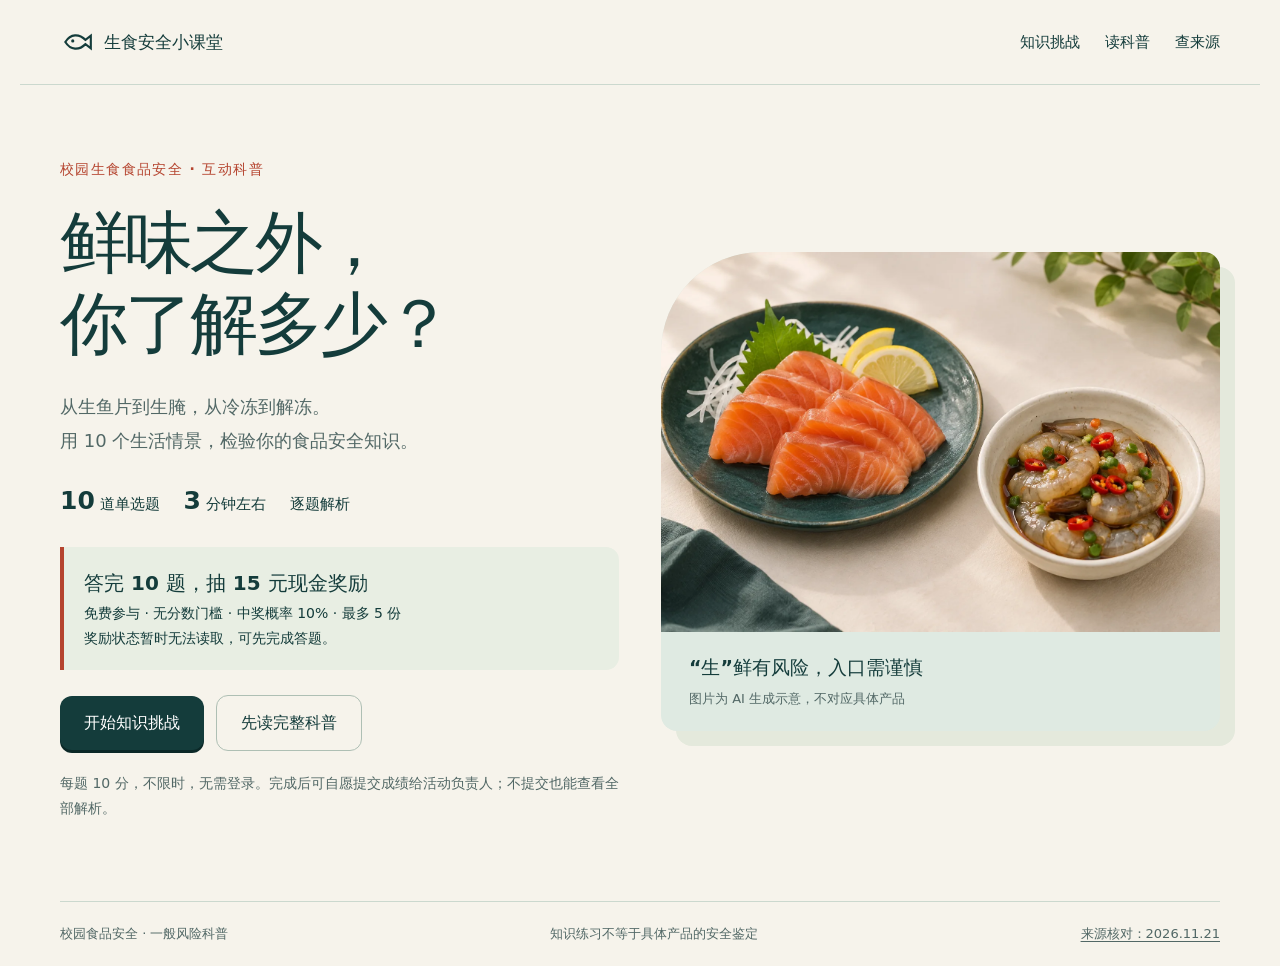
<file: index.html>
<!doctype html><html lang="zh-CN"><head><meta charset="utf-8"><meta name="viewport" content="width=device-width,initial-scale=1"><meta name="theme-color" content="#143c3b"><meta name="description" content="校园生食食品安全科普：10道情景选择题，即时解析与官方来源。了解生鱼片、生腌、冷冻、保存与生熟分开。"><title>生食安全知识挑战｜10道题，让下一餐更稳妥</title><link rel="icon" href="assets/favicon.svg" type="image/svg+xml"><link rel="stylesheet" href="style.css"><link rel="stylesheet" href="collection.css"><link rel="stylesheet" href="raffle.css"></head><body><header class="nav"><a class="brand" href="./"><svg viewBox="0 0 32 32" aria-hidden="true"><path d="M5 16c5-8 13-8 19-2l5-4v12l-5-4C18 24 10 24 5 16Z" fill="none" stroke="currentColor" stroke-width="2"/><circle cx="12" cy="15" r="1.5" fill="currentColor"/></svg><span>生食安全小课堂</span></a><nav aria-label="主导航"><a href="./">知识挑战</a><a href="article.html">读科普</a><a href="article.html#sources">查来源</a></nav></header><main id="main"><section id="welcome" class="welcome"><div class="hero-copy"><p class="eyebrow">校园生食食品安全 · 互动科普</p><h1>鲜味之外，<br>你了解多少？</h1><p class="lead">从生鱼片到生腌，从冷冻到解冻。<br>用 10 个生活情景，检验你的食品安全知识。</p><div class="specs"><span><b>10</b> 道单选题</span><span><b>3</b> 分钟左右</span><span>逐题解析</span></div><div class="raffle-teaser"><strong>答完 10 题，抽 15 元现金奖励</strong><p>免费参与 · 无分数门槛 · 中奖概率 10% · 最多 5 份</p><p id="raffle-availability" role="status">正在读取奖励状态……</p><button id="recover-raffle" type="button" class="text-button" hidden>查看我的抽奖结果</button></div><div class="actions"><button id="start" class="primary">开始知识挑战</button><a class="secondary" href="article.html">先读完整科普</a></div><p class="quiet">每题 10 分，不限时，无需登录。完成后可自愿提交成绩给活动负责人；不提交也能查看全部解析。</p></div><figure class="hero-photo"><img src="assets/raw-food.webp" alt="生鱼片与生腌虾的情景示意图" width="1536" height="1024"><figcaption><b>“生”鲜有风险，入口需谨慎</b><span>图片为 AI 生成示意，不对应具体产品</span></figcaption></figure></section><section id="play" class="play" hidden aria-labelledby="question"><div class="quiz-top"><span id="position"></span><span id="topic" class="pill"></span></div><div id="progress" class="progress" role="progressbar" aria-label="答题进度" aria-valuemin="0" aria-valuemax="10" aria-valuenow="0"><span id="progress-fill"></span></div><div class="question-box"><p class="eyebrow">生活情景 · 单项选择</p><h1 id="question" tabindex="-1"></h1><div id="options" class="options" role="group" aria-labelledby="question"></div><div class="submit-row"><button id="submit" class="primary" disabled>确认答案</button><span id="selection-hint" class="quiet">请选择一个答案</span></div><div id="feedback" class="feedback" hidden role="status" aria-live="polite"></div><button id="next" class="primary next" hidden>下一题</button></div><p class="quiet quiz-note">答错也有收获：看懂解析，再继续下一题。</p></section><section id="result" class="result" hidden aria-labelledby="result-title"><div class="result-intro"><p class="eyebrow">本轮挑战完成</p><div class="score"><strong id="score-number"></strong><span>/ 100 分</span></div><h1 id="result-title" tabindex="-1"></h1><p id="result-description" class="lead"></p><div class="actions"><button class="primary" id="restart">再挑战一次</button><a class="secondary" href="article.html">回顾完整科普</a><button class="text-button" id="copy-link">复制测验链接</button></div><p id="copy-status" class="quiet" role="status"></p><p class="quiet">成绩仅代表本轮知识练习，不是健康诊断或食品安全认证。</p></div><section class="collection" aria-labelledby="collection-title"><p class="eyebrow">让科普留下真实反馈</p><h2 id="collection-title">自愿提交本轮成绩</h2><p>成绩仅供活动负责人了解知识掌握情况、改进科普内容，不会公开个人作答明细。</p><form id="score-form"><label class="field" for="nickname">昵称或自编代号（可不填）<input id="nickname" name="nickname" maxlength="32" autocomplete="off" placeholder="例如：小鱼 07，请勿填写学号或手机号"></label><details class="privacy"><summary>提交会收集什么？</summary><p>将保存随机生成的匿名编号、昵称（如填写）、10 题答案、总分、题目版本、云端提交时间和本轮回执。匿名编号保存在当前浏览器，用于辅助识别重复练习；清除浏览器数据或换设备会改变编号。页面不主动采集姓名、学号、手机号或定位。</p><p>记录保存在在线成绩服务中，仅持管理口令的活动负责人可查看和导出，保留至负责人删除。可提供本轮回执向负责人申请删除。网络托管服务可能按其规则处理必要的连接日志。</p><p>这是可重复、可查解析的知识练习。提交次数和匿名编号数均不能直接当作实际参与人数，也不代表严格的前后测效果。</p></details><label class="consent"><input id="consent" type="checkbox"><span>我已了解收集内容，同意将本轮成绩提交给活动负责人用于此次科普活动。</span></label><button id="save-score" class="primary" type="submit">提交本轮成绩</button><p id="save-status" class="save-status" role="status" aria-live="polite">尚未提交。</p></form></section><section id="raffle-panel" class="raffle-panel" aria-labelledby="raffle-title"><p class="eyebrow">完成知识挑战 · 免费参与</p><h2 id="raffle-title">答完了，免费抽一次</h2><div class="reward-line"><strong>15</strong><span>元现金奖励 / 份 · 共 5 份</span></div><p id="raffle-stock" class="quiet" role="status">正在读取奖励状态……</p><details class="raffle-rules"><summary>抽奖规则与领奖说明</summary><ol><li>完成全部 10 题并自愿保存成绩后，可免费抽一次；不设分数门槛，无需购买或付费。</li><li>奖品未抽完且活动开放时，每次有效抽取的中奖概率为 <b>10%</b>。每次独立随机，不保证每 10 次一定产生 1 名中奖者。</li><li>每份奖励为人民币 <b>15 元</b>，累计最多抽出 <b>5 个中奖名额</b>，最高总额 <b>75 元</b>。名额抽完后结束，仍可继续练习。</li><li><strong>每人仅限参与一次。发现重复参与的，取消中奖资格、不发放奖励。</strong>同一昵称或同一浏览器不重复抽取；取消资格的名额不补抽。</li><li>中奖后截图保存领奖码，向分享本活动的负责人出示，由负责人核验后发放。网页只记录结果和发放状态，不自动转账。</li><li>抽奖会另外保存昵称或代号、随机匿名编号、成绩回执、抽奖结果、领奖码（中奖时）、抽奖时间及核验发放状态，仅活动负责人可管理明细。抽奖记录与成绩分开保存，删除成绩不会重置抽奖次数。</li></ol></details><form id="raffle-form"><label class="field" for="raffle-nickname">抽奖昵称或代号（2–32 字，方便你领奖时核对）<input id="raffle-nickname" maxlength="32" minlength="2" required autocomplete="off" placeholder="例如：校园小鱼07，请勿填写手机号或学号"></label><label class="consent"><input id="raffle-consent" type="checkbox"><span>我确认本人仅参与一次，已阅读上述规则，同意保存抽奖及核验记录；重复参与不发放奖励。</span></label><button class="primary" id="draw-raffle" type="submit" disabled>免费抽一次</button></form><p id="raffle-message" class="save-status" role="status" aria-live="polite">完成并保存本轮成绩后，即可免费参与。</p><div id="raffle-result" class="raffle-outcome" role="status" hidden></div><button id="refresh-raffle" class="text-button" type="button">刷新奖励状态</button></section><h2>逐题回顾</h2><div id="review"></div></section><noscript><p class="notice">请启用浏览器 JavaScript 后进行答题，或直接<a href="article.html">阅读完整科普</a>。</p></noscript></main><dialog id="raffle-dialog" class="raffle-dialog"><h2>我的抽奖结果</h2><div id="raffle-history"></div><div class="actions"><button id="close-raffle-dialog" class="secondary" type="button">关闭</button></div></dialog><footer class="footer"><span>校园食品安全 · 一般风险科普</span><span>知识练习不等于具体产品的安全鉴定</span><a href="article.html#sources">来源核对：2026.11.21</a></footer><script src="content.js"></script><script src="score-config.js"></script><script src="app.js"></script><script src="raffle.js"></script></body></html>
</file>
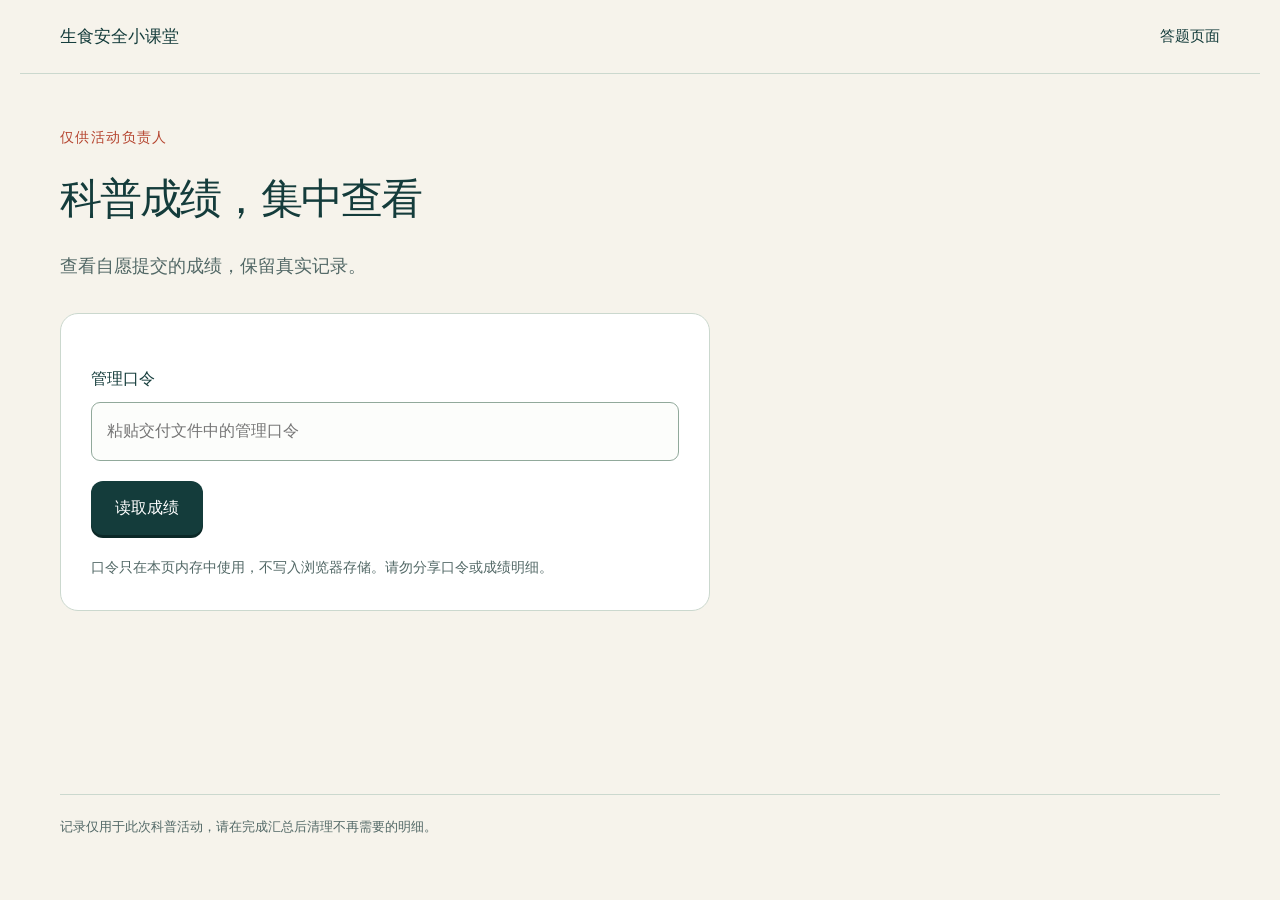
<file: admin.html>
<!doctype html><html lang="zh-CN"><head><meta charset="utf-8"><meta name="viewport" content="width=device-width,initial-scale=1"><meta name="robots" content="noindex,nofollow"><title>科普成绩管理｜活动负责人</title><link rel="icon" href="assets/favicon.svg"><link rel="stylesheet" href="style.css"><link rel="stylesheet" href="collection.css"><link rel="stylesheet" href="raffle.css"></head><body><header class="nav"><a class="brand" href="./">生食安全小课堂</a><nav><a href="./">答题页面</a><button class="text-button" id="logout" hidden>退出管理</button></nav></header><main class="admin-main"><p class="eyebrow">仅供活动负责人</p><h1>科普成绩，集中查看</h1><p class="lead">查看自愿提交的成绩，保留真实记录。</p><form id="login-form" class="collection"><label class="field" for="admin-key">管理口令<input id="admin-key" type="password" autocomplete="off" required placeholder="粘贴交付文件中的管理口令"></label><button class="primary" id="load-records" type="submit">读取成绩</button><p class="quiet">口令只在本页内存中使用，不写入浏览器存储。请勿分享口令或成绩明细。</p></form><p id="admin-status" class="save-status" role="status" aria-live="polite"></p><section id="dashboard" hidden><section class="raffle-admin" aria-labelledby="raffle-admin-title"><p class="eyebrow">现金奖励 · 总预算上限 75 元</p><h2 id="raffle-admin-title">中奖与发放管理</h2><p id="raffle-admin-status" class="save-status" role="status">正在读取抽奖状态……</p><div class="stat-grid"><div><strong id="raffle-awarded">—</strong><span>已抽出名额</span></div><div><strong id="raffle-paid">—</strong><span>已登记发放份数</span></div><div><strong id="raffle-budget">—</strong><span>已登记金额 / 上限</span></div></div><p id="raffle-admin-detail" class="quiet"></p><p class="quiet">兑奖前核对领奖码和重复参与情况。由你实际发放现金后，再登记“已发放”；页面不会转账。取消资格不补抽、不恢复奖品名额。</p><div class="actions"><button id="refresh-winners" class="secondary" type="button">刷新中奖记录</button><button id="export-winners" class="secondary" type="button" disabled>导出中奖与发放表</button><button id="toggle-raffle" class="secondary" type="button">抽奖状态</button></div><div id="winner-list"></div></section><div class="stat-grid"><div><strong id="total"></strong><span>提交次数</span></div><div><strong id="unique"></strong><span>匿名编号数</span></div><div><strong id="average"></strong><span>平均分</span></div></div><p class="quiet">匿名编号按浏览器生成，不等于人数。重复练习可查看解析；这些记录不能直接作为正式考试或前后测效果证明。</p><div class="admin-controls"><label class="consent"><input id="first-only" type="checkbox"><span>只看每个匿名编号的首次提交</span></label><button id="refresh" class="secondary">刷新记录</button><button id="export" class="primary">下载当前范围 CSV</button></div><h2>每题正确率</h2><div id="question-stats" class="question-stats"></div><h2>作答明细</h2><p class="quiet">时间显示为北京时间。点击“展开”查看逐题作答。CSV 使用题目原始选项文字，和答题时随机排列的 A / B / C / D 无关。</p><div class="table-wrap"><table><thead><tr><th>昵称 / 匿名编号</th><th>得分</th><th>提交时间</th><th>明细与操作</th></tr></thead><tbody id="records"></tbody></table></div><p id="empty" class="notice" hidden>暂无真实提交。把答题链接分享给同学，完成后由其自愿提交。</p></section></main><footer class="footer"><span>记录仅用于此次科普活动，请在完成汇总后清理不再需要的明细。</span></footer><script src="content.js"></script><script src="score-config.js"></script><script src="raffle-admin.js"></script><script src="admin.js"></script></body></html>
</file>
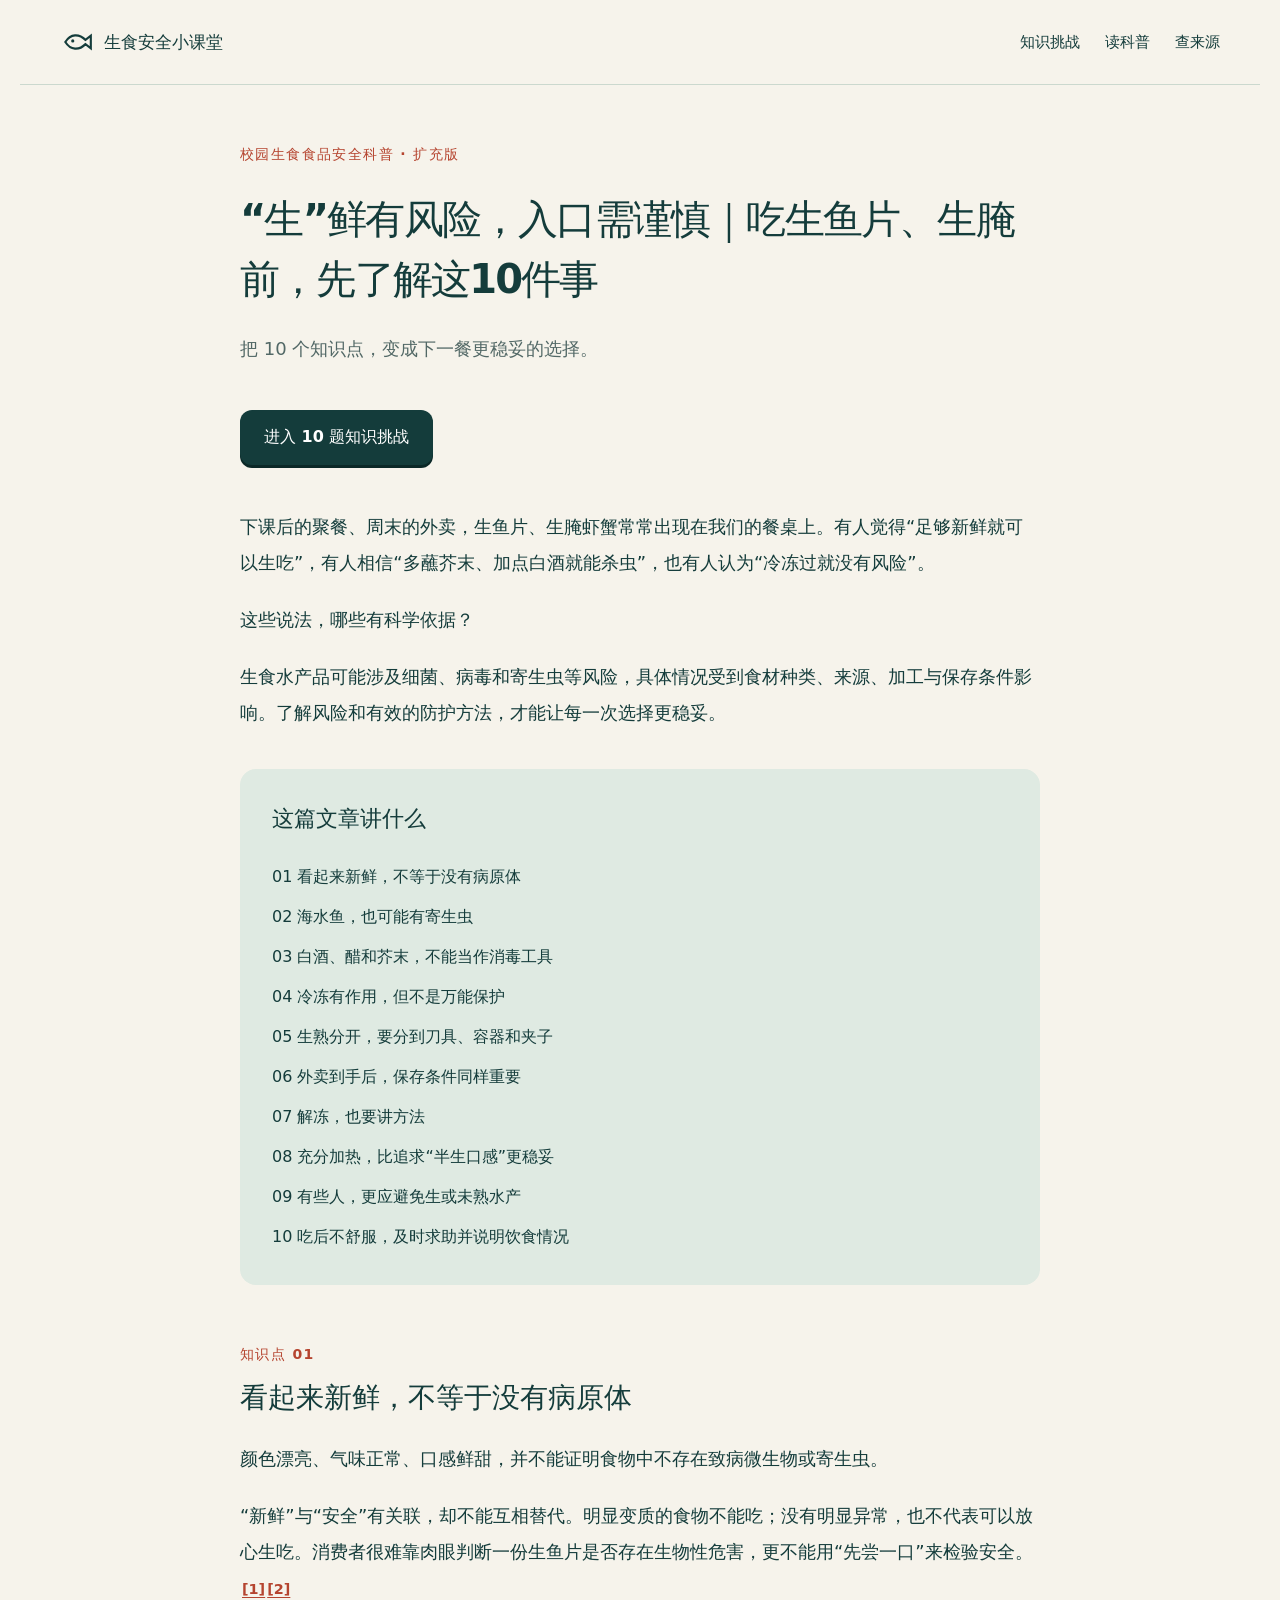
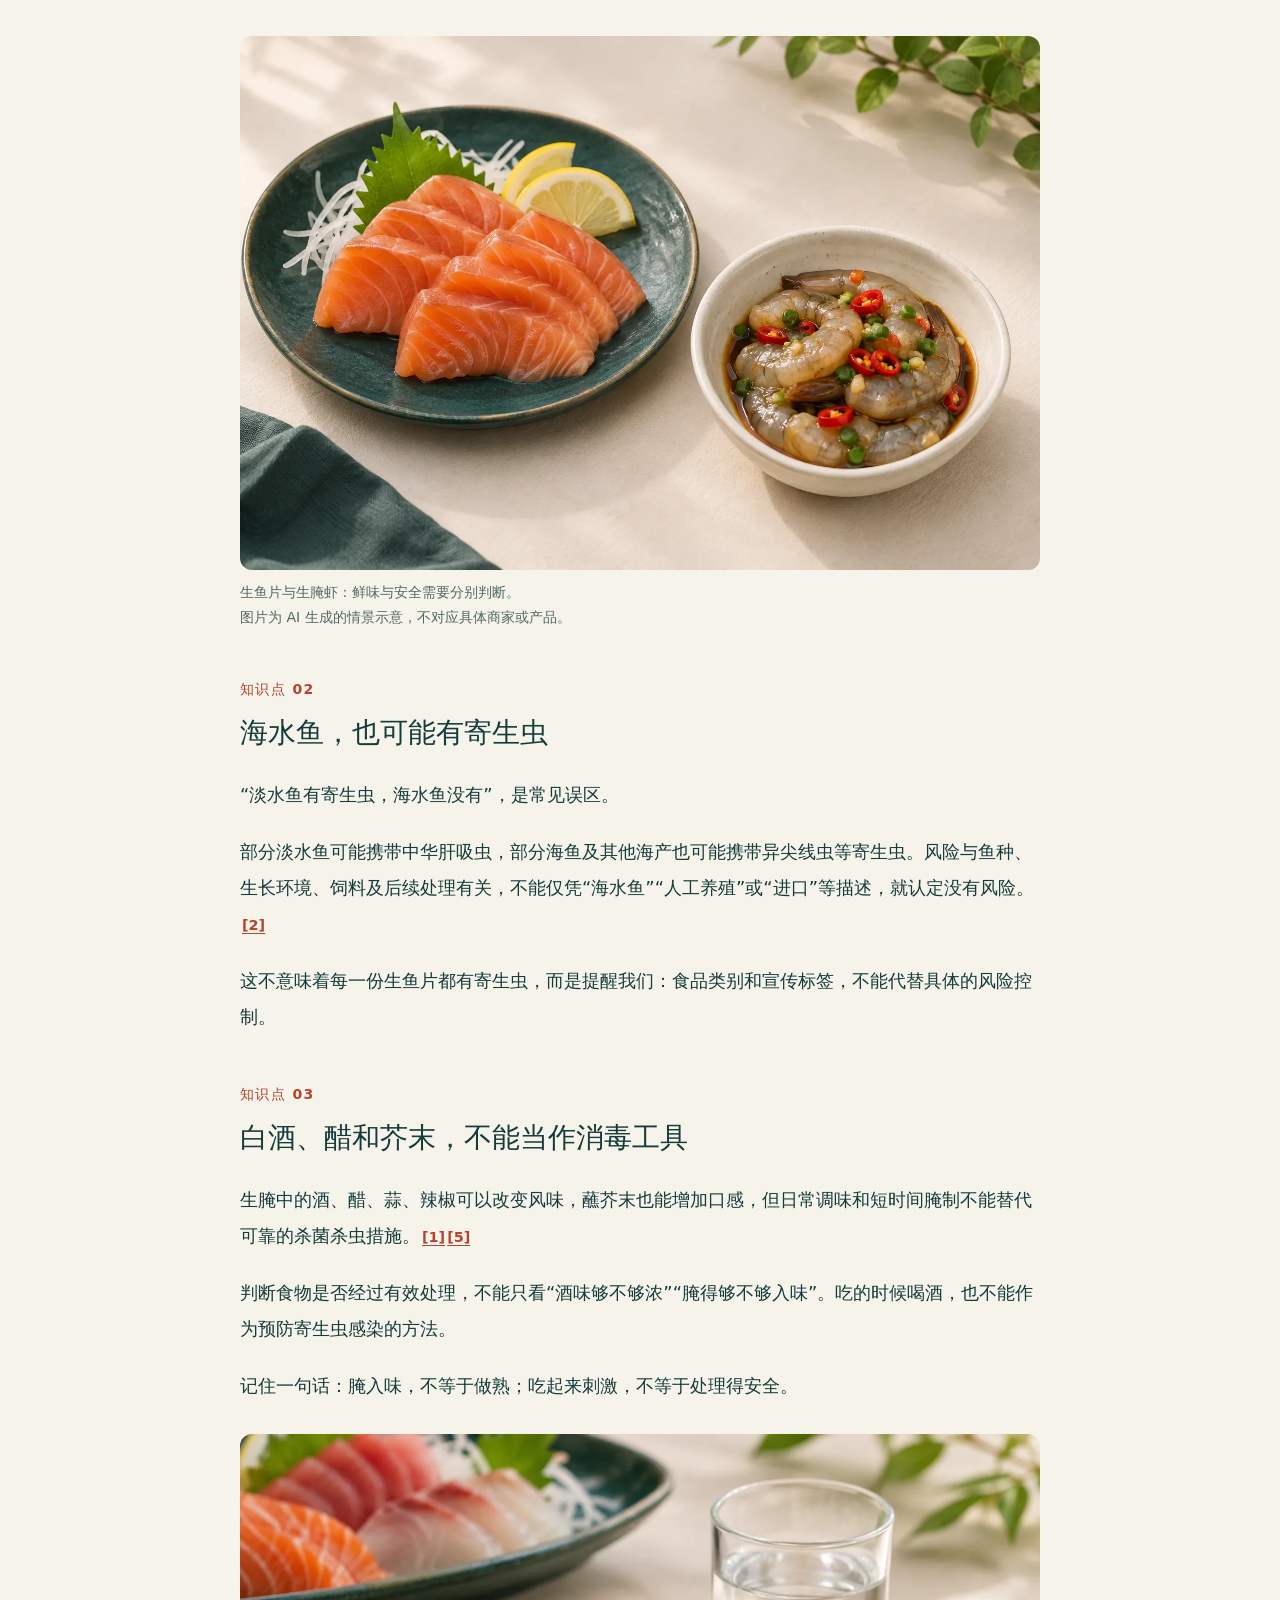
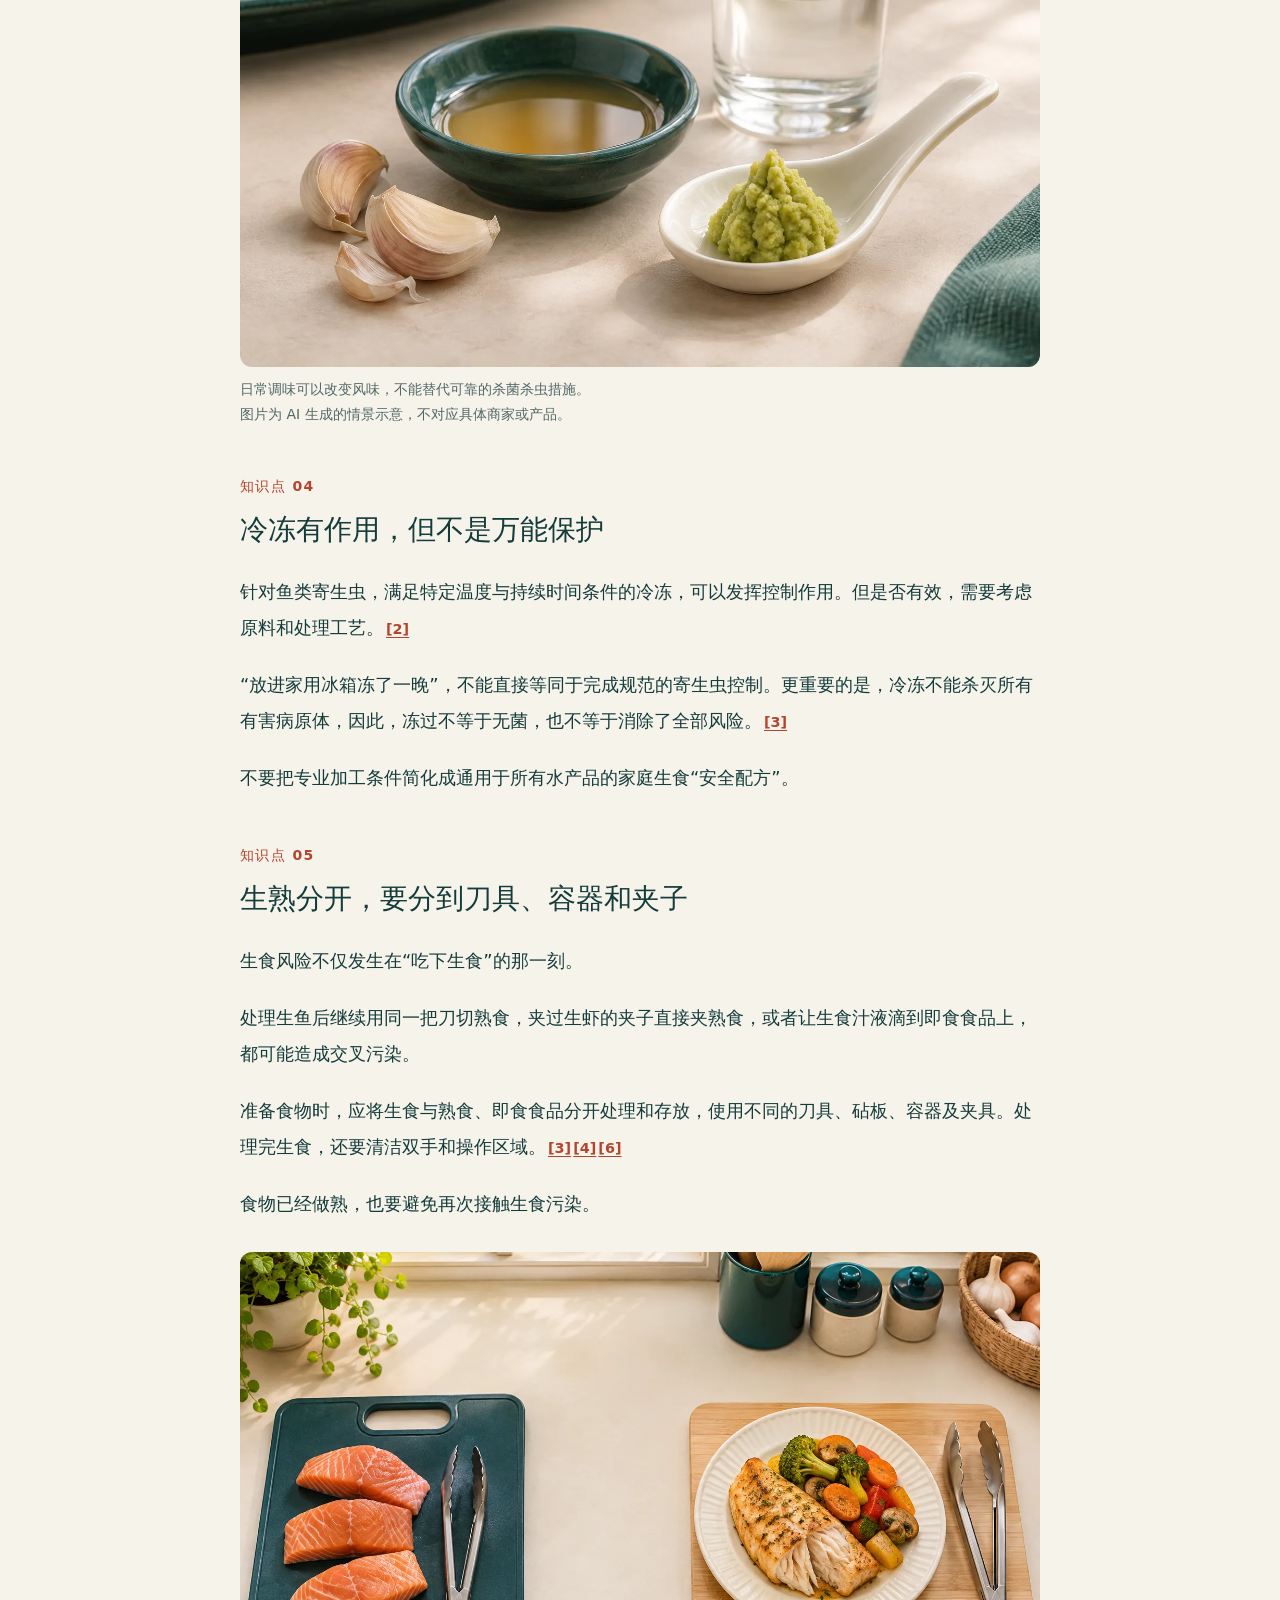
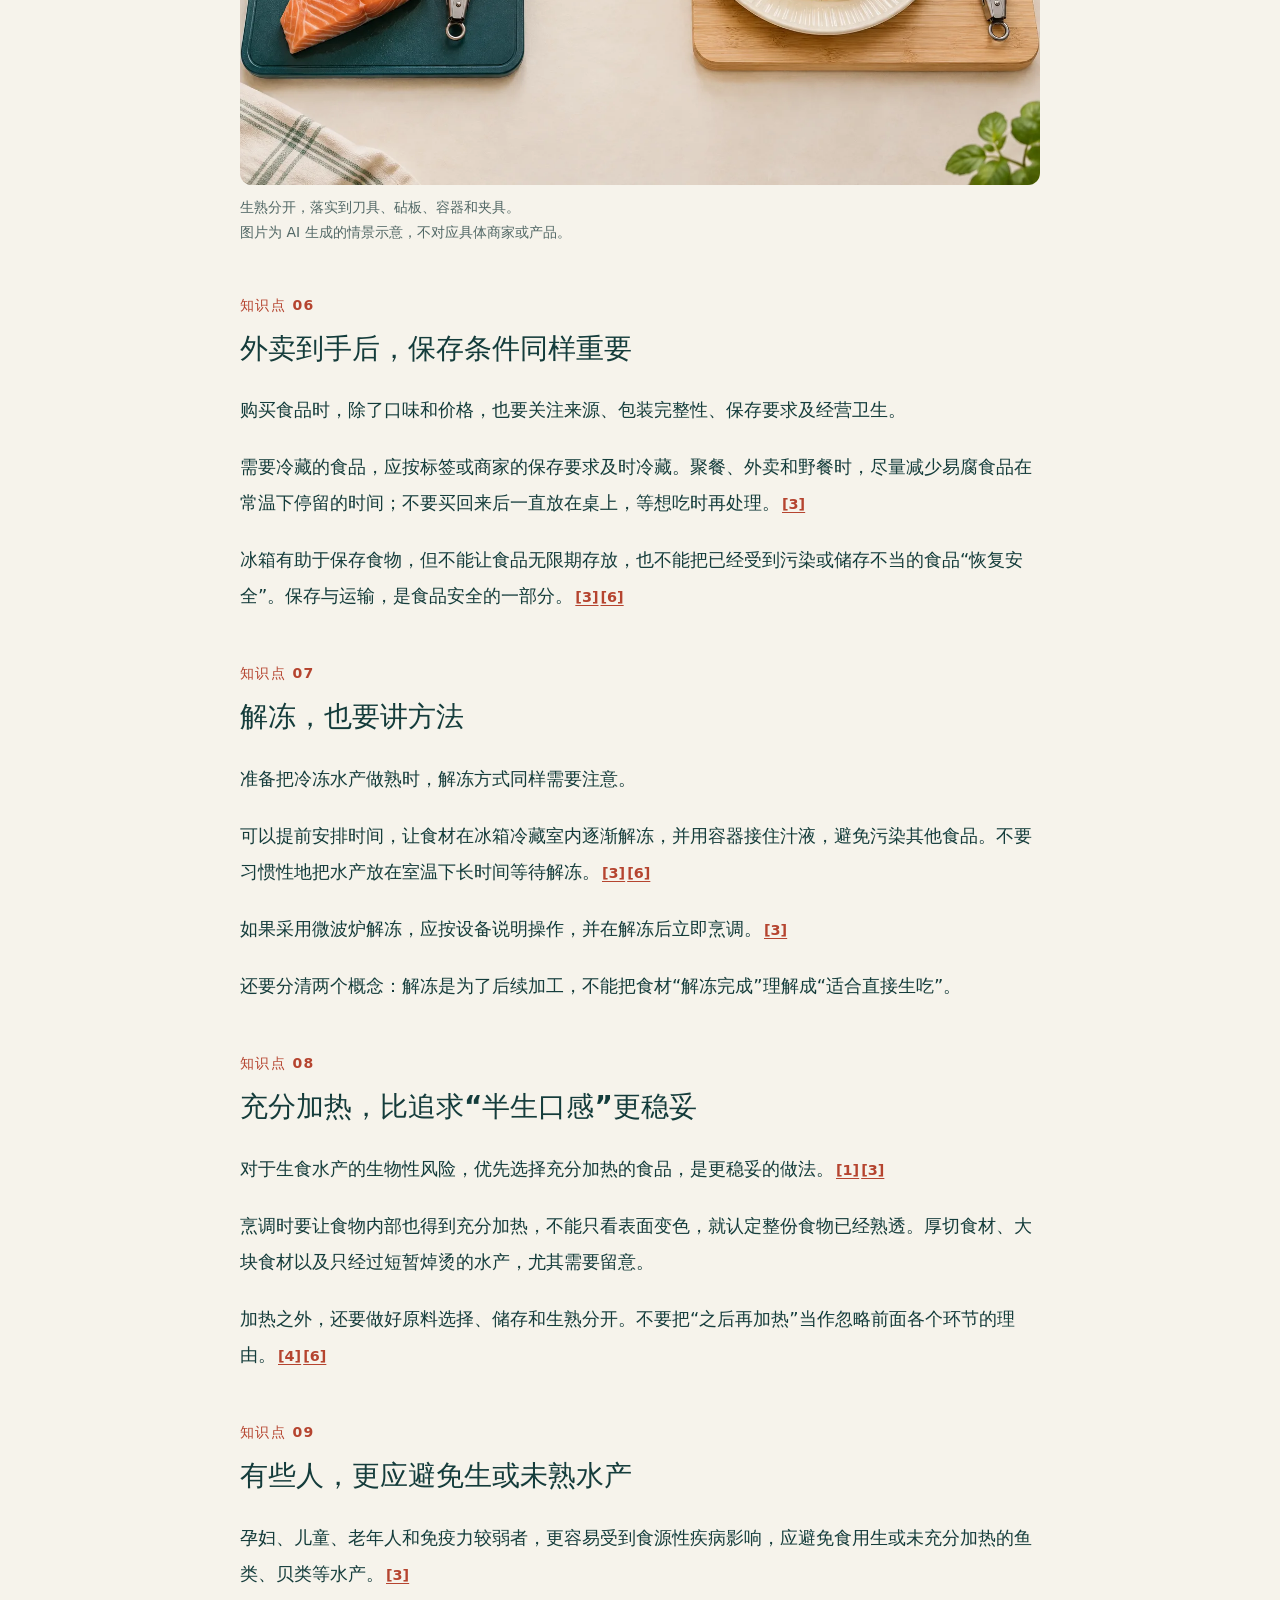
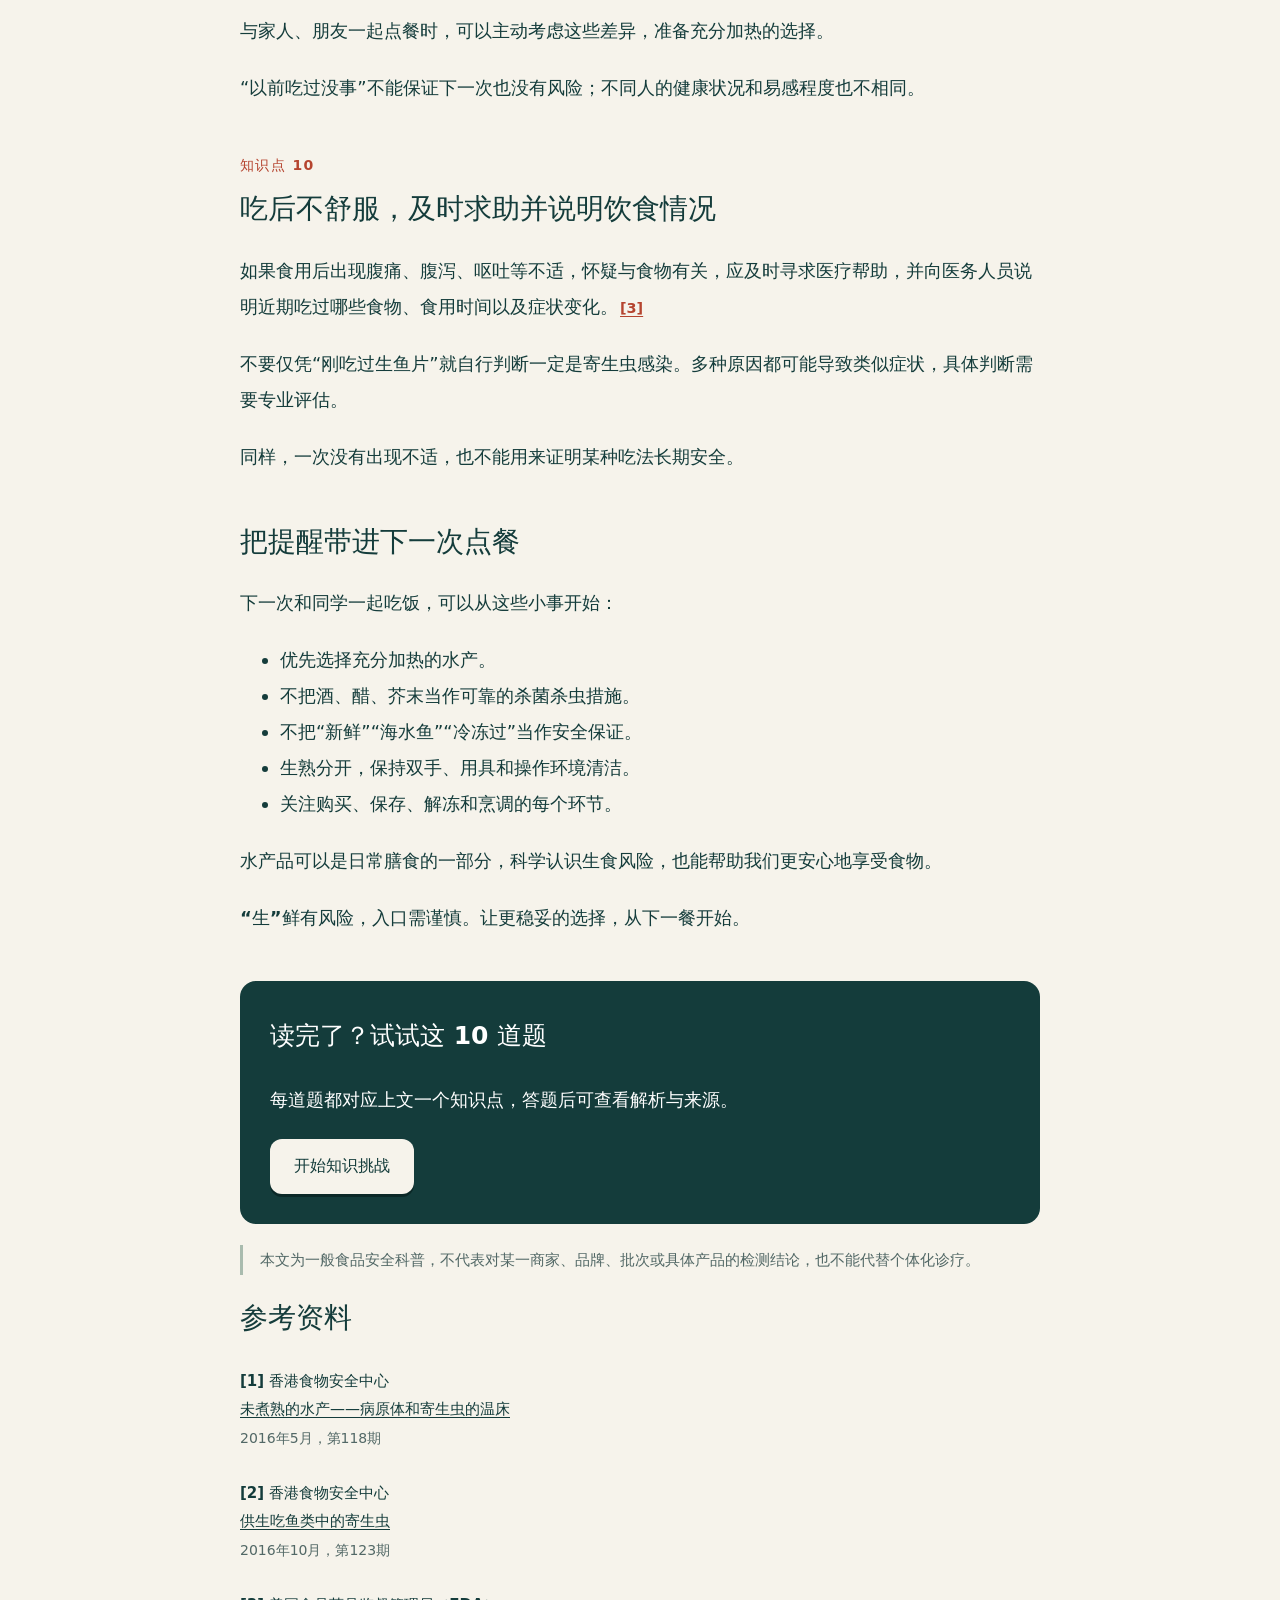
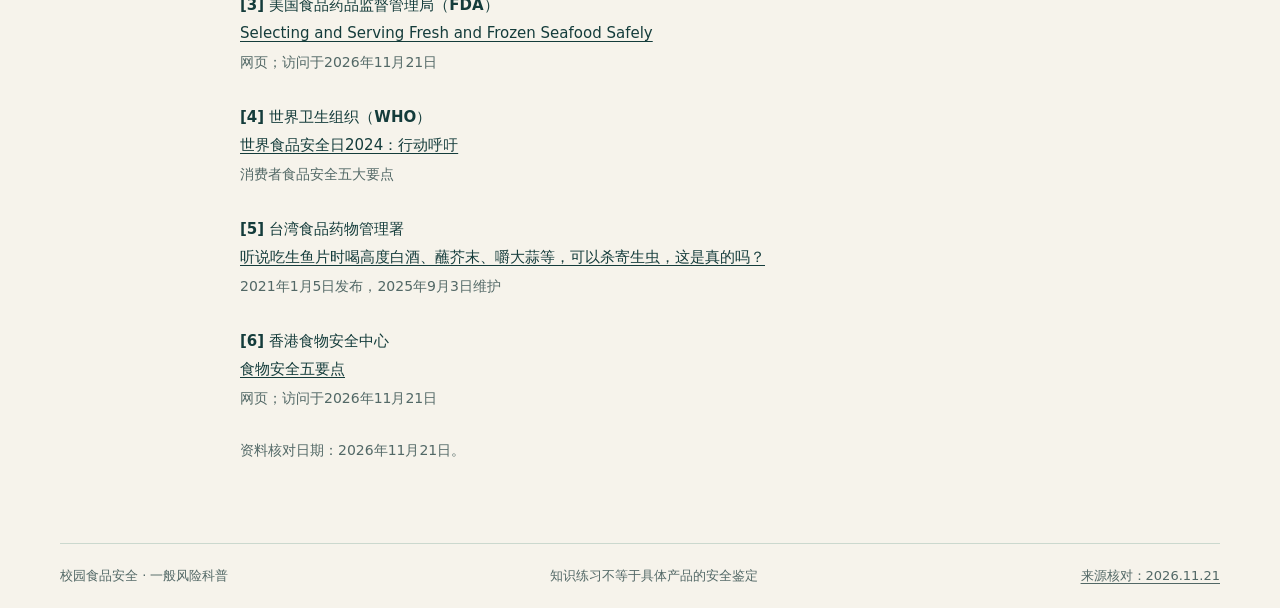
<file: article.html>
<!doctype html><html lang="zh-CN"><head><meta charset="utf-8"><meta name="viewport" content="width=device-width,initial-scale=1"><meta name="theme-color" content="#143c3b"><meta name="description" content="校园生食食品安全科普：10道情景选择题，即时解析与官方来源。了解生鱼片、生腌、冷冻、保存与生熟分开。"><title>“生”鲜有风险，入口需谨慎｜吃生鱼片、生腌前，先了解这10件事</title><link rel="icon" href="assets/favicon.svg" type="image/svg+xml"><link rel="stylesheet" href="style.css"></head><body><header class="nav"><a class="brand" href="./"><svg viewBox="0 0 32 32" aria-hidden="true"><path d="M5 16c5-8 13-8 19-2l5-4v12l-5-4C18 24 10 24 5 16Z" fill="none" stroke="currentColor" stroke-width="2"/><circle cx="12" cy="15" r="1.5" fill="currentColor"/></svg><span>生食安全小课堂</span></a><nav aria-label="主导航"><a href="./">知识挑战</a><a href="article.html">读科普</a><a href="article.html#sources">查来源</a></nav></header><main><article class="article"><header class="article-header"><p class="eyebrow">校园生食食品安全科普 · 扩充版</p><h1>“生”鲜有风险，入口需谨慎｜吃生鱼片、生腌前，先了解这10件事</h1><p class="lead">把 10 个知识点，变成下一餐更稳妥的选择。</p><a class="primary" href="./">进入 10 题知识挑战</a></header><p>下课后的聚餐、周末的外卖，生鱼片、生腌虾蟹常常出现在我们的餐桌上。有人觉得“足够新鲜就可以生吃”，有人相信“多蘸芥末、加点白酒就能杀虫”，也有人认为“冷冻过就没有风险”。</p><p>这些说法，哪些有科学依据？</p><p>生食水产品可能涉及细菌、病毒和寄生虫等风险，具体情况受到食材种类、来源、加工与保存条件影响。了解风险和有效的防护方法，才能让每一次选择更稳妥。</p><nav class="article-toc" aria-label="文章目录"><h2>这篇文章讲什么</h2><a href="#topic1">01 看起来新鲜，不等于没有病原体</a><a href="#topic2">02 海水鱼，也可能有寄生虫</a><a href="#topic3">03 白酒、醋和芥末，不能当作消毒工具</a><a href="#topic4">04 冷冻有作用，但不是万能保护</a><a href="#topic5">05 生熟分开，要分到刀具、容器和夹子</a><a href="#topic6">06 外卖到手后，保存条件同样重要</a><a href="#topic7">07 解冻，也要讲方法</a><a href="#topic8">08 充分加热，比追求“半生口感”更稳妥</a><a href="#topic9">09 有些人，更应避免生或未熟水产</a><a href="#topic10">10 吃后不舒服，及时求助并说明饮食情况</a></nav><section id="topic1"><p class="section-no">知识点 01</p><h2>看起来新鲜，不等于没有病原体</h2><p>颜色漂亮、气味正常、口感鲜甜，并不能证明食物中不存在致病微生物或寄生虫。</p><p>“新鲜”与“安全”有关联，却不能互相替代。明显变质的食物不能吃；没有明显异常，也不代表可以放心生吃。消费者很难靠肉眼判断一份生鱼片是否存在生物性危害，更不能用“先尝一口”来检验安全。<a class="citation" href="#ref1">[1]</a><a class="citation" href="#ref2">[2]</a></p><figure><img src="assets/raw-food.webp" alt="生鱼片与生腌虾：鲜味与安全需要分别判断。" loading="lazy" width="1536" height="1024"><figcaption>生鱼片与生腌虾：鲜味与安全需要分别判断。<br>图片为 AI 生成的情景示意，不对应具体商家或产品。</figcaption></figure></section><section id="topic2"><p class="section-no">知识点 02</p><h2>海水鱼，也可能有寄生虫</h2><p>“淡水鱼有寄生虫，海水鱼没有”，是常见误区。</p><p>部分淡水鱼可能携带中华肝吸虫，部分海鱼及其他海产也可能携带异尖线虫等寄生虫。风险与鱼种、生长环境、饲料及后续处理有关，不能仅凭“海水鱼”“人工养殖”或“进口”等描述，就认定没有风险。<a class="citation" href="#ref2">[2]</a></p><p>这不意味着每一份生鱼片都有寄生虫，而是提醒我们：食品类别和宣传标签，不能代替具体的风险控制。</p></section><section id="topic3"><p class="section-no">知识点 03</p><h2>白酒、醋和芥末，不能当作消毒工具</h2><p>生腌中的酒、醋、蒜、辣椒可以改变风味，蘸芥末也能增加口感，但日常调味和短时间腌制不能替代可靠的杀菌杀虫措施。<a class="citation" href="#ref1">[1]</a><a class="citation" href="#ref5">[5]</a></p><p>判断食物是否经过有效处理，不能只看“酒味够不够浓”“腌得够不够入味”。吃的时候喝酒，也不能作为预防寄生虫感染的方法。</p><p>记住一句话：腌入味，不等于做熟；吃起来刺激，不等于处理得安全。</p><figure><img src="assets/condiments.webp" alt="日常调味可以改变风味，不能替代可靠的杀菌杀虫措施。" loading="lazy" width="1536" height="1024"><figcaption>日常调味可以改变风味，不能替代可靠的杀菌杀虫措施。<br>图片为 AI 生成的情景示意，不对应具体商家或产品。</figcaption></figure></section><section id="topic4"><p class="section-no">知识点 04</p><h2>冷冻有作用，但不是万能保护</h2><p>针对鱼类寄生虫，满足特定温度与持续时间条件的冷冻，可以发挥控制作用。但是否有效，需要考虑原料和处理工艺。<a class="citation" href="#ref2">[2]</a></p><p>“放进家用冰箱冻了一晚”，不能直接等同于完成规范的寄生虫控制。更重要的是，冷冻不能杀灭所有有害病原体，因此，冻过不等于无菌，也不等于消除了全部风险。<a class="citation" href="#ref3">[3]</a></p><p>不要把专业加工条件简化成通用于所有水产品的家庭生食“安全配方”。</p></section><section id="topic5"><p class="section-no">知识点 05</p><h2>生熟分开，要分到刀具、容器和夹子</h2><p>生食风险不仅发生在“吃下生食”的那一刻。</p><p>处理生鱼后继续用同一把刀切熟食，夹过生虾的夹子直接夹熟食，或者让生食汁液滴到即食食品上，都可能造成交叉污染。</p><p>准备食物时，应将生食与熟食、即食食品分开处理和存放，使用不同的刀具、砧板、容器及夹具。处理完生食，还要清洁双手和操作区域。<a class="citation" href="#ref3">[3]</a><a class="citation" href="#ref4">[4]</a><a class="citation" href="#ref6">[6]</a></p><p>食物已经做熟，也要避免再次接触生食污染。</p><figure><img src="assets/separate.webp" alt="生熟分开，落实到刀具、砧板、容器和夹具。" loading="lazy" width="1536" height="1024"><figcaption>生熟分开，落实到刀具、砧板、容器和夹具。<br>图片为 AI 生成的情景示意，不对应具体商家或产品。</figcaption></figure></section><section id="topic6"><p class="section-no">知识点 06</p><h2>外卖到手后，保存条件同样重要</h2><p>购买食品时，除了口味和价格，也要关注来源、包装完整性、保存要求及经营卫生。</p><p>需要冷藏的食品，应按标签或商家的保存要求及时冷藏。聚餐、外卖和野餐时，尽量减少易腐食品在常温下停留的时间；不要买回来后一直放在桌上，等想吃时再处理。<a class="citation" href="#ref3">[3]</a></p><p>冰箱有助于保存食物，但不能让食品无限期存放，也不能把已经受到污染或储存不当的食品“恢复安全”。保存与运输，是食品安全的一部分。<a class="citation" href="#ref3">[3]</a><a class="citation" href="#ref6">[6]</a></p></section><section id="topic7"><p class="section-no">知识点 07</p><h2>解冻，也要讲方法</h2><p>准备把冷冻水产做熟时，解冻方式同样需要注意。</p><p>可以提前安排时间，让食材在冰箱冷藏室内逐渐解冻，并用容器接住汁液，避免污染其他食品。不要习惯性地把水产放在室温下长时间等待解冻。<a class="citation" href="#ref3">[3]</a><a class="citation" href="#ref6">[6]</a></p><p>如果采用微波炉解冻，应按设备说明操作，并在解冻后立即烹调。<a class="citation" href="#ref3">[3]</a></p><p>还要分清两个概念：解冻是为了后续加工，不能把食材“解冻完成”理解成“适合直接生吃”。</p></section><section id="topic8"><p class="section-no">知识点 08</p><h2>充分加热，比追求“半生口感”更稳妥</h2><p>对于生食水产的生物性风险，优先选择充分加热的食品，是更稳妥的做法。<a class="citation" href="#ref1">[1]</a><a class="citation" href="#ref3">[3]</a></p><p>烹调时要让食物内部也得到充分加热，不能只看表面变色，就认定整份食物已经熟透。厚切食材、大块食材以及只经过短暂焯烫的水产，尤其需要留意。</p><p>加热之外，还要做好原料选择、储存和生熟分开。不要把“之后再加热”当作忽略前面各个环节的理由。<a class="citation" href="#ref4">[4]</a><a class="citation" href="#ref6">[6]</a></p></section><section id="topic9"><p class="section-no">知识点 09</p><h2>有些人，更应避免生或未熟水产</h2><p>孕妇、儿童、老年人和免疫力较弱者，更容易受到食源性疾病影响，应避免食用生或未充分加热的鱼类、贝类等水产。<a class="citation" href="#ref3">[3]</a></p><p>与家人、朋友一起点餐时，可以主动考虑这些差异，准备充分加热的选择。</p><p>“以前吃过没事”不能保证下一次也没有风险；不同人的健康状况和易感程度也不相同。</p></section><section id="topic10"><p class="section-no">知识点 10</p><h2>吃后不舒服，及时求助并说明饮食情况</h2><p>如果食用后出现腹痛、腹泻、呕吐等不适，怀疑与食物有关，应及时寻求医疗帮助，并向医务人员说明近期吃过哪些食物、食用时间以及症状变化。<a class="citation" href="#ref3">[3]</a></p><p>不要仅凭“刚吃过生鱼片”就自行判断一定是寄生虫感染。多种原因都可能导致类似症状，具体判断需要专业评估。</p><p>同样，一次没有出现不适，也不能用来证明某种吃法长期安全。</p></section><section><h2>把提醒带进下一次点餐</h2><p>下一次和同学一起吃饭，可以从这些小事开始：</p><ul><li>优先选择充分加热的水产。</li><li>不把酒、醋、芥末当作可靠的杀菌杀虫措施。</li><li>不把“新鲜”“海水鱼”“冷冻过”当作安全保证。</li><li>生熟分开，保持双手、用具和操作环境清洁。</li><li>关注购买、保存、解冻和烹调的每个环节。</li></ul><p>水产品可以是日常膳食的一部分，科学认识生食风险，也能帮助我们更安心地享受食物。</p><p><b>“生”鲜有风险，入口需谨慎。让更稳妥的选择，从下一餐开始。</b></p></section><aside class="article-cta"><h2>读完了？试试这 10 道题</h2><p>每道题都对应上文一个知识点，答题后可查看解析与来源。</p><a class="primary" href="./">开始知识挑战</a></aside><p class="boundary">本文为一般食品安全科普，不代表对某一商家、品牌、批次或具体产品的检测结论，也不能代替个体化诊疗。</p><section id="sources"><h2>参考资料</h2><ol class="sources"><li id="ref1"><span>[1] 香港食物安全中心</span><a href="https://www.cfs.gov.hk/sc_chi/multimedia/multimedia_pub/multimedia_pub_fsf_118_01.html" target="_blank" rel="noopener">未煮熟的水产——病原体和寄生虫的温床</a><small>2016年5月，第118期</small></li><li id="ref2"><span>[2] 香港食物安全中心</span><a href="https://www.cfs.gov.hk/sc_chi/multimedia/multimedia_pub/multimedia_pub_fsf_123_01.html" target="_blank" rel="noopener">供生吃鱼类中的寄生虫</a><small>2016年10月，第123期</small></li><li id="ref3"><span>[3] 美国食品药品监督管理局（FDA）</span><a href="https://www.fda.gov/food/buy-store-serve-safe-food/selecting-and-serving-fresh-and-frozen-seafood-safely" target="_blank" rel="noopener">Selecting and Serving Fresh and Frozen Seafood Safely</a><small>网页；访问于2026年11月21日</small></li><li id="ref4"><span>[4] 世界卫生组织（WHO）</span><a href="https://www.who.int/zh/campaigns/world-food-safety-day/2024/call-to-action" target="_blank" rel="noopener">世界食品安全日2024：行动呼吁</a><small>消费者食品安全五大要点</small></li><li id="ref5"><span>[5] 台湾食品药物管理署</span><a href="https://www.fda.gov.tw/Tc/newsContent.aspx?cid=5049&id=26650" target="_blank" rel="noopener">听说吃生鱼片时喝高度白酒、蘸芥末、嚼大蒜等，可以杀寄生虫，这是真的吗？</a><small>2021年1月5日发布，2025年9月3日维护</small></li><li id="ref6"><span>[6] 香港食物安全中心</span><a href="https://www.cfs.gov.hk/sc_chi/consumer_zone/safefood_all/five_keys.html" target="_blank" rel="noopener">食物安全五要点</a><small>网页；访问于2026年11月21日</small></li></ol><p class="quiet">资料核对日期：2026年11月21日。</p></section></article></main><footer class="footer"><span>校园食品安全 · 一般风险科普</span><span>知识练习不等于具体产品的安全鉴定</span><a href="article.html#sources">来源核对：2026.11.21</a></footer></body></html>
</file>
<file: style.css>
:root{--ink:#143c3b;--paper:#f6f3eb;--accent:#b5442f;--sage:#dfeae2;--muted:#526866;--line:#cbd8ce;font-family:"Microsoft YaHei","PingFang SC",system-ui,sans-serif;color:var(--ink);background:var(--paper);font-synthesis:none}*{box-sizing:border-box}body{margin:0}a{color:inherit;text-underline-offset:.22em}button,input{font:inherit}button,a{-webkit-tap-highlight-color:transparent}button{cursor:pointer}button:disabled{cursor:default}button:focus-visible,a:focus-visible,summary:focus-visible{outline:3px solid #bd613e;outline-offset:5px}[hidden]{display:none!important}h1,h2,p,figure{margin:0}h1{letter-spacing:-.045em}button{border:0}.nav{max-width:1240px;margin:auto;padding:25px 40px;display:flex;align-items:center;justify-content:space-between;border-bottom:1px solid var(--line)}.brand{display:flex;align-items:center;gap:10px;font-weight:750;text-decoration:none;font-size:17px}.brand svg{width:34px;height:34px}.nav nav{display:flex;gap:25px;font-size:15px}.nav nav a{text-decoration:none}.nav nav a:hover{color:var(--accent)}main{max-width:1240px;margin:auto;padding:0 40px;min-height:calc(100vh - 180px)}.welcome{display:grid;grid-template-columns:1fr 1fr;gap:42px;align-items:center;padding:76px 0 80px}.eyebrow{font-size:14px;font-weight:700;letter-spacing:.1em;color:var(--accent);margin-bottom:23px}.hero-copy h1{font-size:clamp(45px,5.3vw,72px);line-height:1.2;margin-bottom:25px}.lead{font-size:18px;line-height:1.9;color:var(--muted)}.specs{display:flex;gap:24px;align-items:baseline;margin:28px 0 32px;font-size:15px}.specs b{font-size:25px;font-weight:600}.actions{display:flex;flex-wrap:wrap;gap:12px;align-items:center}.primary,.secondary{display:inline-flex;justify-content:center;align-items:center;padding:16px 24px;border-radius:12px;text-decoration:none;font-size:16px;font-weight:700;line-height:1.4;min-height:54px}.primary{background:var(--ink);color:#fff;box-shadow:0 3px 0 #0b2827}.primary:hover{background:#245452}.primary:disabled{background:#d8dfd8;color:#63726b;box-shadow:none}.secondary{border:1px solid #aebfb4;background:transparent}.secondary:hover{background:var(--sage)}.quiet{font-size:14px;line-height:1.8;color:var(--muted);margin-top:20px}.hero-photo{overflow:hidden;border-radius:100px 16px 16px 16px;background:var(--sage);box-shadow:15px 15px 0 #e4e9dc}.hero-photo img{width:100%;height:380px;object-fit:cover;display:block}.hero-photo figcaption{padding:23px 28px;display:grid;gap:9px;font-size:19px}.hero-photo figcaption span{font-size:13px;color:var(--muted)}.footer{border-top:1px solid var(--line);max-width:1160px;margin:0 auto;padding:23px 0;display:flex;justify-content:space-between;gap:20px;font-size:13px;color:var(--muted)}.play{max-width:840px;margin:42px auto 70px}.quiz-top{display:flex;justify-content:space-between;align-items:center;font-size:16px;font-weight:700}.pill{background:var(--sage);padding:8px 14px;border-radius:30px;font-size:14px}.progress{margin:17px 0 30px;height:7px;border-radius:10px;background:#e0e6df;overflow:hidden}.progress span{display:block;height:100%;background:var(--accent);transition:width .25s}.question-box{padding:35px 40px;background:white;border:1px solid var(--line);border-radius:20px}.question-box .eyebrow{margin-bottom:13px}.question-box h1{font-size:30px;line-height:1.6;margin-bottom:26px;font-weight:700;letter-spacing:-.025em}.options{display:grid;gap:12px}.option{display:flex;gap:16px;align-items:center;text-align:left;padding:17px 20px;background:#fafbf8;border:1.5px solid #dce3dc;border-radius:12px;color:var(--ink);font-size:17px;line-height:1.6;width:100%;transition:background .15s,border-color .15s}.option-letter{flex:none;width:32px;height:32px;display:grid;place-items:center;background:#e8eee7;border-radius:8px;font-weight:700;font-size:15px}.option:hover:not(:disabled),.option.selected{background:#e7eee5;border-color:#517b68}.option.correct{border-color:#2c7154;background:#e8f4ec}.option.correct .option-letter{background:#2c7154;color:#fff}.option.wrong{border-color:#b5442f;background:#fff0eb}.option.wrong .option-letter{background:#b5442f;color:#fff}.submit-row{display:flex;gap:20px;align-items:center;margin-top:25px}.submit-row .quiet{margin:0}.feedback{margin-top:26px;padding:24px;border-radius:12px;border-left:4px solid #2c7154;background:#edf6ef;line-height:1.9;font-size:16px}.feedback.negative{background:#fdf1e9;border-color:var(--accent)}.feedback h2{font-size:20px;margin-bottom:10px}.feedback p{margin:10px 0}.correct-answer{font-weight:700}.source-links{display:flex;flex-wrap:wrap;gap:5px 10px;font-size:14px;line-height:1.8;color:var(--muted);margin-top:12px}.next{margin-top:22px;min-width:160px}.quiz-note{text-align:center}.result{max-width:840px;margin:50px auto}.result-intro{background:var(--sage);border-radius:22px;padding:45px;margin-bottom:40px}.score{display:flex;align-items:baseline;gap:10px;margin:10px 0 15px}.score strong{font-size:90px;line-height:1;font-weight:750;letter-spacing:-.05em}.score span{font-size:18px;color:var(--muted)}.result h1{font-size:29px;margin-bottom:15px}.result .actions{margin-top:25px}.result>h2{margin-bottom:20px;font-size:25px}.text-button{background:transparent;color:var(--ink);padding:15px;text-decoration:underline;text-underline-offset:5px}.review-item{border-bottom:1px solid var(--line);padding:22px 0;line-height:1.9}.review-item summary{display:flex;gap:15px;align-items:start;font-size:18px;font-weight:700;cursor:pointer}.review-status{font-size:13px;white-space:nowrap;padding:2px 9px;background:var(--sage);border-radius:5px;margin-top:4px}.missed .review-status{color:#a33c29;background:#fae2d5}.review-item p{margin:14px 0}.your-answer{color:var(--muted)}.learn-link{display:inline-block;font-size:14px;margin-top:13px}.article{max-width:800px;margin:55px auto 80px;font-size:18px;line-height:2}.article-header{margin-bottom:44px}.article-header h1{font-size:40px;line-height:1.5;margin-bottom:23px}.article-header .primary{margin-top:23px}.article p{margin:21px 0}.article-toc{background:var(--sage);padding:28px 32px;border-radius:16px;margin:38px 0 55px}.article-toc h2{font-size:22px;margin-bottom:16px}.article-toc a{display:block;text-decoration:none;font-size:16px;padding:4px 0}.article-toc a:hover{text-decoration:underline}.article section{scroll-margin-top:25px;margin-bottom:45px}.article section h2{font-size:28px;line-height:1.6}.article .section-no{color:var(--accent);font-size:14px;letter-spacing:.1em;font-weight:700;margin:0 0 8px}.citation{font-size:.8em;margin-left:2px;color:var(--accent);font-weight:700}.article figure{margin:30px 0}.article figure img{display:block;width:100%;height:auto;border-radius:12px}.article figcaption{font-size:14px;color:var(--muted);line-height:1.8;margin-top:10px}.article-cta{background:var(--ink);color:#fff;border-radius:16px;padding:30px}.article-cta h2{font-size:25px}.article-cta .primary{background:var(--paper);color:var(--ink)}.boundary{font-size:15px;color:var(--muted);border-left:3px solid #a9bbae;padding-left:17px}.sources{list-style:none;padding:0;font-size:15px}.sources li{margin:25px 0;scroll-margin-top:25px;overflow-wrap:anywhere}.sources li span{display:block;font-weight:700}.sources li a{display:block;line-height:1.8}.sources small{font-size:14px;color:var(--muted)}.notice{padding:30px;background:white}h1:focus{outline:none}@media(max-width:800px){.nav{padding:18px 20px}.brand{font-size:15px}.brand svg{width:27px}.nav nav{gap:15px;font-size:14px}.nav nav a:last-child{display:none}main{padding:0 20px}.welcome{grid-template-columns:1fr;padding:40px 0 50px;gap:35px}.hero-copy h1{font-size:52px}.hero-photo{border-radius:60px 12px 12px 12px;box-shadow:8px 8px 0 #e4e9dc}.hero-photo img{height:auto}.footer{margin:0 20px;flex-direction:column;gap:8px}.play{margin-top:25px}.question-box{padding:25px 20px;border-radius:15px}.question-box h1{font-size:25px}.option{font-size:16px;padding:14px 12px;gap:12px}.submit-row{flex-wrap:wrap;gap:10px}.feedback{padding:18px}.result-intro{padding:28px 23px}.result h1{font-size:25px}.result{margin-top:30px}.score strong{font-size:76px}.article{margin-top:35px;font-size:17px}.article-header h1{font-size:30px}.article section h2{font-size:24px}.article-toc{padding:22px}.article-toc a{font-size:15px}.review-item summary{font-size:16px}.specs{gap:20px}}@media(prefers-reduced-motion:reduce){*{scroll-behavior:auto!important;transition:none!important}}@media print{.nav,.footer,.article-cta,.article-header .primary,.article-toc{display:none}.article{max-width:none;margin:0}.article section{break-inside:avoid}a{color:inherit}}
</file>
<file: collection.css>
.collection{padding:30px;margin:30px 0 40px;border:1px solid var(--line);border-radius:18px;background:#fff;line-height:1.9}.collection h2{font-size:25px;margin-bottom:15px}.collection .eyebrow{margin-bottom:10px}.field{display:grid;gap:8px;margin:20px 0;font-size:16px;font-weight:650}.field input{width:100%;min-width:0;padding:13px 15px;border:1px solid #91a99b;border-radius:9px;background:#fcfdfb;color:var(--ink);font-weight:400}.field input:focus-visible,input[type=checkbox]:focus-visible{outline:3px solid #bd613e;outline-offset:3px}.privacy{background:var(--paper);padding:15px 20px;border-radius:9px;margin:22px 0;font-size:15px}.privacy summary{cursor:pointer;font-size:16px;font-weight:700}.privacy p{margin-top:15px}.consent{display:flex;align-items:flex-start;gap:12px;line-height:1.8;margin:20px 0;font-size:16px}.consent input{flex:none;width:20px;height:20px;margin-top:5px;accent-color:var(--ink)}.save-status{font-size:15px;line-height:1.9;overflow-wrap:anywhere;margin:20px 0;color:var(--ink)}.admin-main{padding-top:55px;padding-bottom:60px}.admin-main h1{font-size:clamp(28px,4vw,42px);line-height:1.4;margin-bottom:20px}.admin-main h2{margin:30px 0 18px}.admin-main .collection{max-width:650px}.stat-grid{display:grid;grid-template-columns:repeat(3,1fr);gap:20px;margin-top:30px}.stat-grid>div{display:grid;gap:9px;padding:23px;background:var(--sage);border-radius:14px}.stat-grid strong{font-size:40px}.stat-grid span{font-size:15px}.admin-controls{display:flex;align-items:center;gap:15px;flex-wrap:wrap;margin:30px 0}.admin-controls .consent{margin-right:auto}.question-stats{display:grid;grid-template-columns:1fr 1fr;gap:10px 25px;line-height:1.8}.question-stats p{border-bottom:1px solid var(--line);padding:12px 0;font-size:16px}.table-wrap{overflow-x:auto;margin-top:20px}table{width:100%;border-collapse:collapse;text-align:left;font-size:16px}th,td{padding:17px 14px;border-bottom:1px solid var(--line);vertical-align:top}th{background:var(--sage);white-space:nowrap}td:first-child{min-width:185px}td small{display:block;font-size:13px;overflow-wrap:anywhere;margin-top:7px;max-width:230px}td:nth-child(2){white-space:nowrap}td details{min-width:130px;max-width:450px}td details p{white-space:pre-line;overflow-wrap:anywhere;line-height:1.8;margin-top:18px}td summary{cursor:pointer}td .text-button{padding-left:0}.admin-main .lead{margin-top:15px}@media(max-width:600px){.collection{padding:23px 19px}.stat-grid{gap:9px}.stat-grid>div{padding:15px 10px}.stat-grid strong{font-size:30px}.stat-grid span{font-size:14px}.question-stats{grid-template-columns:1fr}.admin-main{padding-top:35px}.admin-controls{align-items:stretch}.admin-controls .consent{width:100%}.field input{font-size:16px}.privacy{padding:13px}.admin-main h1{font-size:30px}}
</file>
<file: raffle.css>
.raffle-teaser{border-left:4px solid var(--accent);background:#e8eee3;border-radius:0 13px 13px 0;padding:18px 20px;margin:25px 0;line-height:1.8}.raffle-teaser strong{font-size:20px}.raffle-teaser p{font-size:14px}.raffle-teaser .text-button{padding:9px 0}.raffle-panel{padding:34px;border:1px solid #b5c9b6;border-radius:20px;background:#eef3e9;margin:35px 0 45px;line-height:1.9}.raffle-panel h2{font-size:27px;line-height:1.5}.raffle-panel .eyebrow{margin-bottom:12px}.reward-line{display:flex;gap:14px;align-items:baseline;margin:18px 0}.reward-line strong{font-size:52px;line-height:1;color:var(--accent)}.reward-line span{font-size:17px}.raffle-rules{background:#fff;padding:19px 23px;border-radius:12px;margin:20px 0}.raffle-rules summary{font-size:17px;font-weight:700;cursor:pointer}.raffle-rules ol{padding-left:22px;font-size:16px}.raffle-rules li{margin:10px 0}.raffle-rules strong{color:#993c2c}.raffle-outcome{padding:24px;background:white;border:1px solid var(--line);border-radius:14px;margin:20px 0;line-height:1.9}.raffle-outcome h3{font-size:25px;margin:0 0 15px}.raffle-outcome p{margin:12px 0}.raffle-outcome.is-win{border:2px solid #b5442f;background:#fff9ee}.claim-code{display:block;font:700 clamp(18px,3vw,27px)/1.7 ui-monospace,Consolas,monospace;letter-spacing:.04em;overflow-wrap:anywhere;margin:10px 0;color:var(--accent)}.raffle-admin{margin:30px 0 45px;padding:25px;border:1px solid var(--line);border-radius:16px;background:#fff}.raffle-admin h2{margin-top:0}.winner-card{border-top:1px solid var(--line);padding:24px 0;line-height:1.9}.winner-card h3{margin:0 0 8px}.winner-card .actions{margin-top:18px}.raffle-admin .stat-grid{margin:20px 0}.raffle-admin .stat-grid strong{font-size:30px}.raffle-admin .quiet{margin:13px 0}.raffle-admin .actions{margin:22px 0}.raffle-dialog{width:min(570px,calc(100% - 30px));max-height:90vh;border:1px solid var(--line);border-radius:18px;padding:25px;color:var(--ink);background:var(--paper)}.raffle-dialog::backdrop{background:#143c3b99}.raffle-dialog .actions{justify-content:flex-end}.raffle-dialog h2{font-size:24px;margin:10px 0 22px}@media(max-width:600px){.raffle-panel{padding:23px 18px}.raffle-panel h2{font-size:25px}.raffle-rules{padding:16px}.raffle-teaser{padding:14px 16px}.raffle-admin{padding:20px 15px}.raffle-admin .stat-grid{grid-template-columns:1fr 1fr}.raffle-admin .stat-grid>div:last-child{grid-column:1/-1}.raffle-admin .stat-grid strong{font-size:28px}.raffle-outcome{padding:20px 16px}}
</file>
